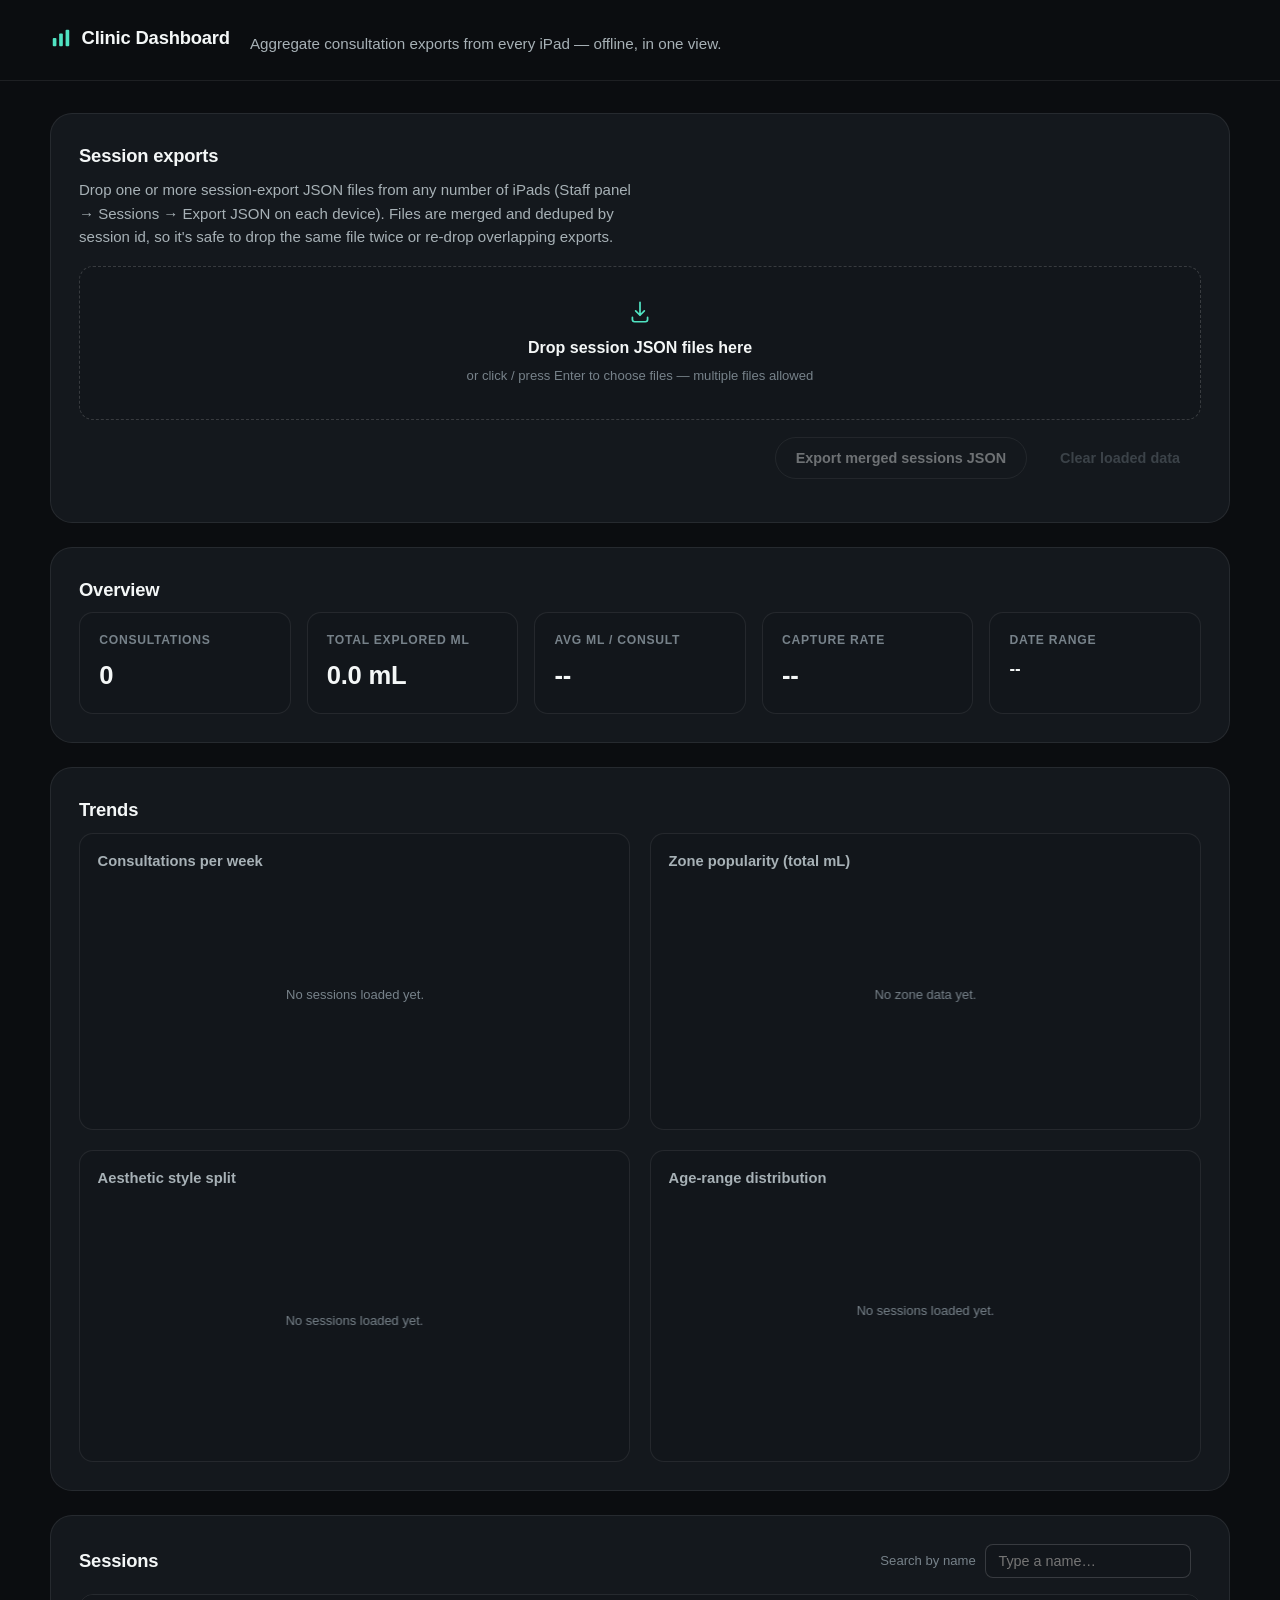
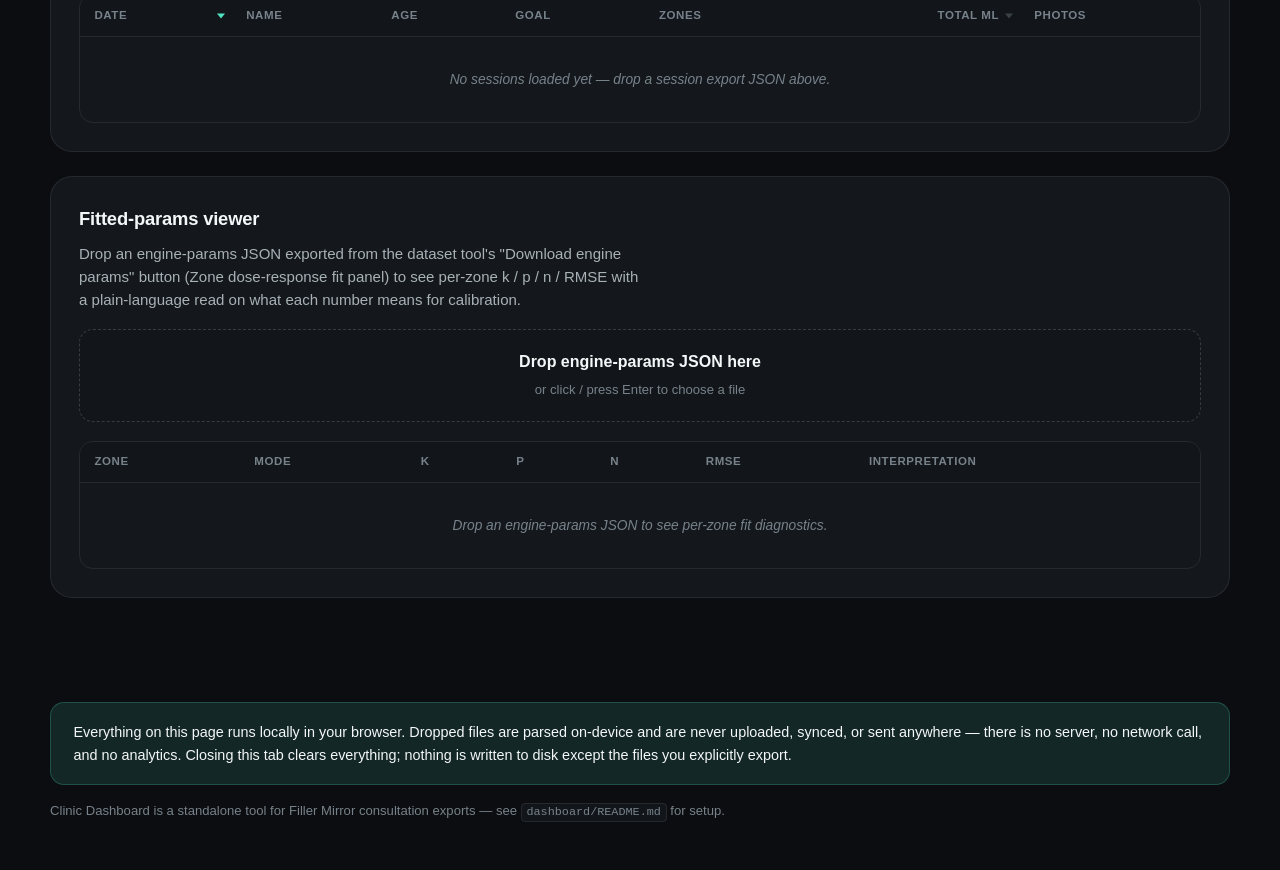
<file: dashboard/index.html>
<!doctype html>
<html lang="en">
<head>
  <meta charset="utf-8" />
  <meta name="viewport" content="width=device-width, initial-scale=1" />
  <title>Clinic Dashboard — Filler Mirror</title>
  <meta name="description" content="Offline dashboard for clinic owners/managers to aggregate Filler Mirror consultation exports from multiple iPads." />
  <meta name="robots" content="noindex" />
  <link rel="stylesheet" href="styles.css" />
</head>
<body>
  <a class="skip-link" href="#main">Skip to content</a>

  <header class="dash-header">
    <div class="container dash-header-inner">
      <div class="brand">
        <svg class="brand-mark" viewBox="0 0 24 24" fill="none" aria-hidden="true">
          <rect x="3" y="12" width="4" height="9" rx="1" fill="currentColor" />
          <rect x="10" y="7" width="4" height="14" rx="1" fill="currentColor" />
          <rect x="17" y="3" width="4" height="18" rx="1" fill="currentColor" />
        </svg>
        <span class="brand-name">Clinic Dashboard</span>
      </div>
      <p class="dash-subtitle">Aggregate consultation exports from every iPad — offline, in one view.</p>
    </div>
  </header>

  <main id="main" class="container">
    <!-- ================= Import ================= -->
    <section class="card" aria-labelledby="import-heading">
      <h2 id="import-heading">Session exports</h2>
      <p class="muted-text">
        Drop one or more session-export JSON files from any number of iPads
        (Staff panel → Sessions → Export JSON on each device). Files are
        merged and deduped by session id, so it's safe to drop the same file
        twice or re-drop overlapping exports.
      </p>

      <div id="dropzone-sessions" class="dropzone" role="button" tabindex="0"
           aria-label="Drop session export JSON files here, or press Enter to choose files">
        <svg class="dropzone-icon" viewBox="0 0 24 24" fill="none" aria-hidden="true">
          <path d="M12 3v12m0 0-4-4m4 4 4-4M5 17v2a2 2 0 0 0 2 2h10a2 2 0 0 0 2-2v-2"
                stroke="currentColor" stroke-width="1.6" stroke-linecap="round" stroke-linejoin="round" />
        </svg>
        <p class="dropzone-title">Drop session JSON files here</p>
        <p class="muted-text small">or click / press Enter to choose files — multiple files allowed</p>
      </div>
      <input type="file" id="file-input-sessions" accept="application/json,.json" multiple hidden />

      <div class="import-row">
        <p id="import-summary" class="import-summary" role="status" aria-live="polite"></p>
        <div class="import-actions">
          <button type="button" id="btn-export-merged" class="btn btn-secondary" disabled>
            Export merged sessions JSON
          </button>
          <button type="button" id="btn-clear" class="btn btn-ghost" disabled>
            Clear loaded data
          </button>
        </div>
      </div>
      <ul id="import-log" class="import-log" aria-live="polite"></ul>
    </section>

    <!-- ================= Overview ================= -->
    <section class="card" aria-labelledby="overview-heading">
      <h2 id="overview-heading">Overview</h2>
      <div class="stat-grid">
        <div class="stat-card">
          <span class="stat-label">Consultations</span>
          <span class="stat-value" id="stat-count">0</span>
        </div>
        <div class="stat-card">
          <span class="stat-label">Total explored mL</span>
          <span class="stat-value" id="stat-totalml">0.0 mL</span>
        </div>
        <div class="stat-card">
          <span class="stat-label">Avg mL / consult</span>
          <span class="stat-value" id="stat-avgml">--</span>
        </div>
        <div class="stat-card">
          <span class="stat-label">Capture rate</span>
          <span class="stat-value" id="stat-capture">--</span>
        </div>
        <div class="stat-card">
          <span class="stat-label">Date range</span>
          <span class="stat-value stat-value-sm" id="stat-daterange">--</span>
        </div>
      </div>
    </section>

    <!-- ================= Charts ================= -->
    <section class="card" aria-labelledby="charts-heading">
      <h2 id="charts-heading">Trends</h2>
      <div class="chart-grid">
        <div class="chart-card">
          <h3>Consultations per week</h3>
          <div class="chart-scroll"><canvas id="chart-weekly" role="img" aria-label="Bar chart of consultations per week"></canvas></div>
        </div>
        <div class="chart-card">
          <h3>Zone popularity (total mL)</h3>
          <canvas id="chart-zones" role="img" aria-label="Horizontal bar chart of total mL explored per zone"></canvas>
        </div>
        <div class="chart-card">
          <h3>Aesthetic style split</h3>
          <canvas id="chart-aesthetic" role="img" aria-label="Donut chart of feminine, balanced and masculine style split"></canvas>
        </div>
        <div class="chart-card">
          <h3>Age-range distribution</h3>
          <canvas id="chart-age" role="img" aria-label="Bar chart of consultations by age range"></canvas>
        </div>
      </div>
    </section>

    <!-- ================= Sessions table ================= -->
    <section class="card" aria-labelledby="sessions-heading">
      <div class="section-head-row">
        <h2 id="sessions-heading">Sessions</h2>
        <div class="table-controls">
          <label class="search-label" for="session-search">Search by name</label>
          <input type="search" id="session-search" placeholder="Type a name…" autocomplete="off" />
          <span id="session-count-label" class="muted-text small"></span>
        </div>
      </div>
      <div class="table-wrap">
        <table id="session-table">
          <thead>
            <tr>
              <th data-sort="at" tabindex="0" role="button" aria-label="Sort by date">Date</th>
              <th>Name</th>
              <th>Age</th>
              <th>Goal</th>
              <th>Zones</th>
              <th data-sort="totalMl" tabindex="0" role="button" class="num" aria-label="Sort by total mL">Total mL</th>
              <th>Photos</th>
            </tr>
          </thead>
          <tbody id="session-table-body"></tbody>
        </table>
      </div>
    </section>

    <!-- ================= Fitted-params viewer ================= -->
    <section class="card" aria-labelledby="params-heading">
      <h2 id="params-heading">Fitted-params viewer</h2>
      <p class="muted-text">
        Drop an engine-params JSON exported from the dataset tool's
        "Download engine params" button (Zone dose-response fit panel) to
        see per-zone k / p / n / RMSE with a plain-language read on what
        each number means for calibration.
      </p>

      <div id="dropzone-params" class="dropzone dropzone-compact" role="button" tabindex="0"
           aria-label="Drop an engine-params JSON file here, or press Enter to choose a file">
        <p class="dropzone-title">Drop engine-params JSON here</p>
        <p class="muted-text small">or click / press Enter to choose a file</p>
      </div>
      <input type="file" id="file-input-params" accept="application/json,.json" hidden />

      <p id="params-summary" class="import-summary" role="status" aria-live="polite"></p>
      <div class="table-wrap">
        <table id="params-table">
          <thead>
            <tr>
              <th>Zone</th>
              <th>Mode</th>
              <th>k</th>
              <th>p</th>
              <th>n</th>
              <th>RMSE</th>
              <th>Interpretation</th>
            </tr>
          </thead>
          <tbody id="params-table-body"></tbody>
        </table>
      </div>
    </section>
  </main>

  <footer class="dash-footer">
    <div class="container">
      <div class="privacy-box">
        <p>
          Everything on this page runs locally in your browser. Dropped
          files are parsed on-device and are never uploaded, synced, or sent
          anywhere — there is no server, no network call, and no analytics.
          Closing this tab clears everything; nothing is written to disk
          except the files you explicitly export.
        </p>
      </div>
      <p class="muted-text small">
        Clinic Dashboard is a standalone tool for Filler Mirror consultation
        exports — see <code>dashboard/README.md</code> for setup.
      </p>
    </div>
  </footer>

  <script src="app.js"></script>
</body>
</html>
</file>
<file: dashboard/styles.css>
/* ==========================================================================
   Clinic Dashboard — pure static CSS. No build step, no external fonts or
   CDNs. Dark theme matching the rest of the product (see ../site/styles.css
   for the same palette on the marketing site).
   ========================================================================== */

:root {
  /* -- palette (matches ../site/styles.css) -- */
  --bg: #0b0d10;
  --bg-elevated: #12161b;
  --bg-card: #14181d;
  --border: rgba(255, 255, 255, 0.08);
  --border-strong: rgba(255, 255, 255, 0.16);
  --text: #f4f7f7;
  --text-muted: #a7b1b6;
  --text-faint: #77828a;
  --accent: #50e3c2;
  --accent-dim: #3ab89d;
  --accent-soft: rgba(80, 227, 194, 0.12);
  --accent-soft-strong: rgba(80, 227, 194, 0.22);
  --accent-contrast: #06201a;

  /* -- dashboard-only semantic colors -- */
  --warn: #e0a15c;
  --warn-soft: rgba(224, 161, 92, 0.14);
  --danger: #ef6461;
  --danger-soft: rgba(239, 100, 97, 0.14);

  /* -- type -- */
  --font-sans: -apple-system, BlinkMacSystemFont, "Segoe UI", Roboto, Helvetica, Arial,
    "Apple Color Emoji", "Segoe UI Emoji", sans-serif;
  --font-mono: ui-monospace, SFMono-Regular, Menlo, Consolas, "Liberation Mono", monospace;

  /* -- shape / spacing -- */
  --radius-sm: 8px;
  --radius-md: 14px;
  --radius-lg: 22px;
  --container: 1180px;
}

*,
*::before,
*::after {
  box-sizing: border-box;
}

html {
  color-scheme: dark;
  -webkit-text-size-adjust: 100%;
}

body {
  margin: 0;
  background: var(--bg);
  color: var(--text);
  font-family: var(--font-sans);
  font-size: 15px;
  line-height: 1.55;
  -webkit-font-smoothing: antialiased;
  text-rendering: optimizeLegibility;
}

img,
svg {
  display: block;
  max-width: 100%;
}

h1,
h2,
h3,
p {
  margin: 0;
}

code {
  font-family: var(--font-mono);
  font-size: 0.9em;
  background: var(--bg-elevated);
  border: 1px solid var(--border);
  border-radius: 4px;
  padding: 0.1em 0.4em;
}

button {
  font: inherit;
  color: inherit;
}

:focus-visible {
  outline: 2px solid var(--accent);
  outline-offset: 2px;
}

@media (prefers-reduced-motion: reduce) {
  * {
    transition-duration: 0.001ms !important;
  }
}

.skip-link {
  position: absolute;
  inset-inline-start: 1rem;
  top: -3rem;
  z-index: 100;
  padding: 0.6rem 1rem;
  background: var(--accent);
  color: var(--accent-contrast);
  border-radius: var(--radius-sm);
  font-weight: 600;
  transition: top 0.15s ease;
}

.skip-link:focus {
  top: 1rem;
}

.container {
  width: min(var(--container), 94%);
  margin-inline: auto;
}

.muted-text {
  color: var(--text-muted);
  font-size: 0.94rem;
}

.muted-text.small,
.small {
  font-size: 0.82rem;
  color: var(--text-faint);
}

/* ---------------------------------------------------------------------- */
/* Header / footer                                                        */
/* ---------------------------------------------------------------------- */

.dash-header {
  border-block-end: 1px solid var(--border);
  padding-block: 1.5rem;
}

.dash-header-inner {
  display: flex;
  flex-wrap: wrap;
  align-items: baseline;
  gap: 0.5rem 1.25rem;
}

.brand {
  display: inline-flex;
  align-items: center;
  gap: 0.6rem;
}

.brand-mark {
  width: 22px;
  height: 22px;
  color: var(--accent);
}

.brand-name {
  font-weight: 700;
  font-size: 1.15rem;
  letter-spacing: -0.01em;
}

.dash-subtitle {
  color: var(--text-muted);
  font-size: 0.95rem;
}

.dash-footer {
  padding-block: 2.5rem 3rem;
  margin-block-start: 1rem;
}

.privacy-box {
  padding: 1.1rem 1.4rem;
  background: var(--accent-soft);
  border: 1px solid var(--accent-soft-strong);
  border-radius: var(--radius-md);
  margin-block-end: 1rem;
}

.privacy-box p {
  color: var(--text);
  font-size: 0.9rem;
  line-height: 1.6;
}

/* ---------------------------------------------------------------------- */
/* Cards / sections                                                        */
/* ---------------------------------------------------------------------- */

main {
  padding-block: 2rem 3rem;
  display: flex;
  flex-direction: column;
  gap: 1.5rem;
}

.card {
  background: var(--bg-card);
  border: 1px solid var(--border);
  border-radius: var(--radius-lg);
  padding: clamp(1.25rem, 3vw, 1.75rem);
}

.card h2 {
  font-size: 1.15rem;
  letter-spacing: -0.01em;
  margin-block-end: 0.5rem;
}

.card > .muted-text {
  max-width: 68ch;
  margin-block-end: 1.1rem;
}

/* ---------------------------------------------------------------------- */
/* Dropzone                                                                */
/* ---------------------------------------------------------------------- */

.dropzone {
  display: flex;
  flex-direction: column;
  align-items: center;
  justify-content: center;
  gap: 0.35rem;
  text-align: center;
  padding: 2rem 1.25rem;
  border: 1.5px dashed var(--border-strong);
  border-radius: var(--radius-md);
  background: var(--bg-elevated);
  cursor: pointer;
  transition: border-color 0.15s ease, background-color 0.15s ease;
}

.dropzone-compact {
  padding: 1.25rem;
}

.dropzone:hover,
.dropzone:focus-visible {
  border-color: var(--accent);
}

.dropzone.drag-over {
  border-color: var(--accent);
  background: var(--accent-soft);
}

.dropzone-icon {
  width: 26px;
  height: 26px;
  color: var(--accent);
  margin-block-end: 0.35rem;
}

.dropzone-title {
  font-weight: 600;
  font-size: 1rem;
}

/* ---------------------------------------------------------------------- */
/* Buttons                                                                 */
/* ---------------------------------------------------------------------- */

.btn {
  display: inline-flex;
  align-items: center;
  justify-content: center;
  gap: 0.5rem;
  min-height: 42px;
  padding-inline: 1.25rem;
  border-radius: 999px;
  font-weight: 600;
  font-size: 0.9rem;
  border: 1px solid transparent;
  cursor: pointer;
  transition: transform 0.15s ease, border-color 0.15s ease, color 0.15s ease, background-color 0.15s ease;
  white-space: nowrap;
}

.btn:hover:not(:disabled) {
  transform: translateY(-1px);
}

.btn:disabled {
  cursor: not-allowed;
  opacity: 0.4;
  transform: none;
}

.btn-secondary {
  background: transparent;
  border-color: var(--border-strong);
  color: var(--text);
}

.btn-secondary:hover:not(:disabled) {
  border-color: var(--accent);
  color: var(--accent);
}

.btn-ghost {
  background: transparent;
  border-color: transparent;
  color: var(--text-faint);
}

.btn-ghost:hover:not(:disabled) {
  color: var(--danger);
}

/* ---------------------------------------------------------------------- */
/* Import summary / log                                                   */
/* ---------------------------------------------------------------------- */

.import-row {
  display: flex;
  flex-wrap: wrap;
  align-items: center;
  justify-content: space-between;
  gap: 0.75rem 1.5rem;
  margin-block-start: 1.1rem;
}

.import-summary {
  color: var(--text-muted);
  font-size: 0.9rem;
  min-height: 1.3em;
}

.import-summary.is-error {
  color: var(--danger);
}

.import-actions {
  display: flex;
  flex-wrap: wrap;
  gap: 0.75rem;
}

.import-log {
  list-style: none;
  margin: 0.9rem 0 0;
  padding: 0;
  display: flex;
  flex-direction: column;
  gap: 0.4rem;
  max-height: 220px;
  overflow-y: auto;
}

.log-entry {
  font-size: 0.85rem;
  padding: 0.5rem 0.75rem;
  border-radius: var(--radius-sm);
  border-inline-start: 3px solid var(--border-strong);
  background: var(--bg-elevated);
  color: var(--text-muted);
}

.log-entry.log-ok {
  border-inline-start-color: var(--accent);
}

.log-entry.log-warn {
  border-inline-start-color: var(--warn);
  background: var(--warn-soft);
  color: var(--text);
}

.log-entry.log-error {
  border-inline-start-color: var(--danger);
  background: var(--danger-soft);
  color: var(--text);
}

/* ---------------------------------------------------------------------- */
/* Overview stat cards                                                    */
/* ---------------------------------------------------------------------- */

.stat-grid {
  display: grid;
  gap: 1rem;
  grid-template-columns: repeat(auto-fit, minmax(160px, 1fr));
}

.stat-card {
  display: flex;
  flex-direction: column;
  gap: 0.4rem;
  padding: 1.1rem 1.2rem;
  background: var(--bg-elevated);
  border: 1px solid var(--border);
  border-radius: var(--radius-md);
}

.stat-label {
  color: var(--text-faint);
  font-size: 0.76rem;
  font-weight: 600;
  text-transform: uppercase;
  letter-spacing: 0.06em;
}

.stat-value {
  font-size: 1.6rem;
  font-weight: 700;
  letter-spacing: -0.01em;
  font-variant-numeric: tabular-nums;
}

.stat-value-sm {
  font-size: 1.05rem;
  font-weight: 600;
}

/* ---------------------------------------------------------------------- */
/* Charts                                                                  */
/* ---------------------------------------------------------------------- */

.chart-grid {
  display: grid;
  gap: 1.25rem;
  grid-template-columns: minmax(0, 1fr);
}

@media (min-width: 760px) {
  .chart-grid {
    /* minmax(0, 1fr), not bare 1fr: a plain 1fr track has an implicit
       min-width driven by its content's intrinsic size, and a <canvas>'s
       `width` attribute (which app.js sets to a real pixel count) counts
       as intrinsic size for that purpose. Without the explicit 0 floor,
       resizing a canvas can feed back into the column's own width on the
       next layout pass, so canvas.parentElement.clientWidth (read at the
       start of the next chart's draw call) drifts between renders instead
       of settling — the actual bug seen when a chart's last category
       rendered outside the card's padding. */
    grid-template-columns: repeat(2, minmax(0, 1fr));
  }
}

.chart-card {
  min-width: 0;
  background: var(--bg-elevated);
  border: 1px solid var(--border);
  border-radius: var(--radius-md);
  padding: 1rem 1.1rem 1.25rem;
}

.chart-card h3 {
  font-size: 0.92rem;
  font-weight: 600;
  color: var(--text-muted);
  margin-block-end: 0.75rem;
}

.chart-card canvas {
  display: block;
  width: 100%;
}

.chart-scroll {
  overflow-x: auto;
  padding-block-end: 4px;
}

/* ---------------------------------------------------------------------- */
/* Tables                                                                  */
/* ---------------------------------------------------------------------- */

.section-head-row {
  display: flex;
  flex-wrap: wrap;
  align-items: center;
  justify-content: space-between;
  gap: 0.75rem 1.5rem;
  margin-block-end: 1rem;
}

.section-head-row h2 {
  margin-block-end: 0;
}

.table-controls {
  display: flex;
  align-items: center;
  gap: 0.6rem;
  flex-wrap: wrap;
}

.search-label {
  color: var(--text-faint);
  font-size: 0.82rem;
}

#session-search {
  background: var(--bg-elevated);
  border: 1px solid var(--border-strong);
  border-radius: var(--radius-sm);
  color: var(--text);
  padding: 0.5rem 0.75rem;
  font-size: 0.9rem;
  min-width: 180px;
}

#session-search:focus-visible {
  border-color: var(--accent);
}

.table-wrap {
  overflow-x: auto;
  border: 1px solid var(--border);
  border-radius: var(--radius-md);
}

table {
  width: 100%;
  border-collapse: collapse;
  font-size: 0.86rem;
  white-space: nowrap;
}

thead th {
  position: sticky;
  top: 0;
  background: var(--bg-elevated);
  color: var(--text-faint);
  text-align: left;
  font-size: 0.72rem;
  font-weight: 600;
  text-transform: uppercase;
  letter-spacing: 0.05em;
  padding: 0.7rem 0.9rem;
  border-block-end: 1px solid var(--border);
}

tbody td {
  padding: 0.6rem 0.9rem;
  border-block-end: 1px solid var(--border);
  color: var(--text);
  vertical-align: middle;
}

tbody tr:last-child td {
  border-block-end: none;
}

tbody tr:hover td {
  background: var(--accent-soft);
}

th.num,
td.num {
  text-align: right;
  font-variant-numeric: tabular-nums;
}

thead th[data-sort] {
  cursor: pointer;
  user-select: none;
  position: relative;
  padding-inline-end: 1.3rem;
}

thead th[data-sort]::after {
  content: "";
  position: absolute;
  inset-inline-end: 0.4rem;
  top: 50%;
  width: 0;
  height: 0;
  border-inline: 4px solid transparent;
  transform: translateY(-50%);
  opacity: 0.4;
}

thead th[data-sort]:not(.sorted-asc):not(.sorted-desc)::after {
  border-block-start: 5px solid var(--text-faint);
}

thead th[data-sort].sorted-asc::after {
  border-block-end: 5px solid var(--accent);
  opacity: 1;
}

thead th[data-sort].sorted-desc::after {
  border-block-start: 5px solid var(--accent);
  opacity: 1;
}

.empty-row {
  text-align: center !important;
  color: var(--text-faint);
  padding: 2rem 1rem !important;
  font-style: italic;
  white-space: normal;
}

.photo-cell {
  display: flex;
  gap: 0.3rem;
}

.thumb {
  width: 32px;
  height: 32px;
  object-fit: cover;
  border-radius: 6px;
  border: 1px solid var(--border-strong);
}

.interp-cell {
  white-space: normal;
  min-width: 320px;
  max-width: 480px;
  color: var(--text-muted);
  line-height: 1.5;
}

/* ---------------------------------------------------------------------- */
/* Responsive tweaks                                                      */
/* ---------------------------------------------------------------------- */

@media (max-width: 520px) {
  .import-row {
    flex-direction: column;
    align-items: stretch;
  }

  .import-actions {
    flex-direction: column;
  }

  .table-controls {
    width: 100%;
  }

  #session-search {
    flex: 1;
  }
}
</file>
